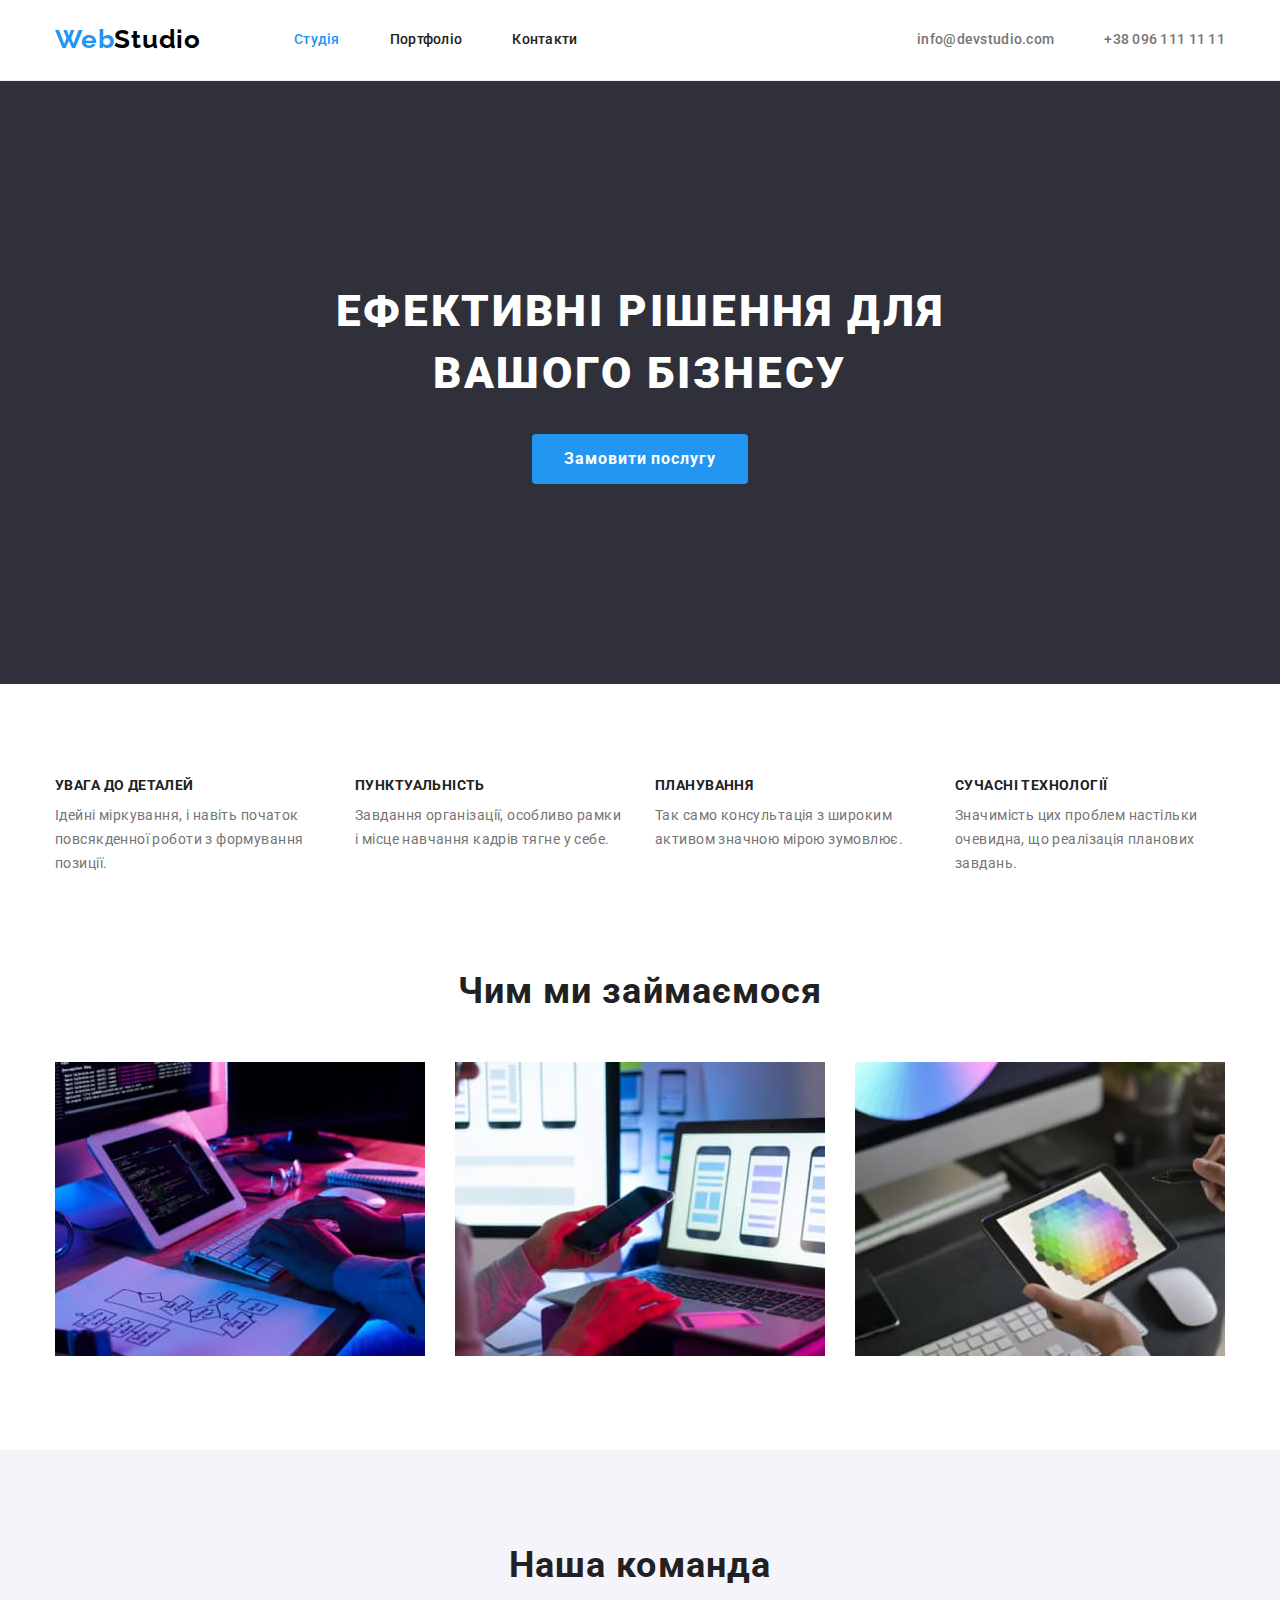
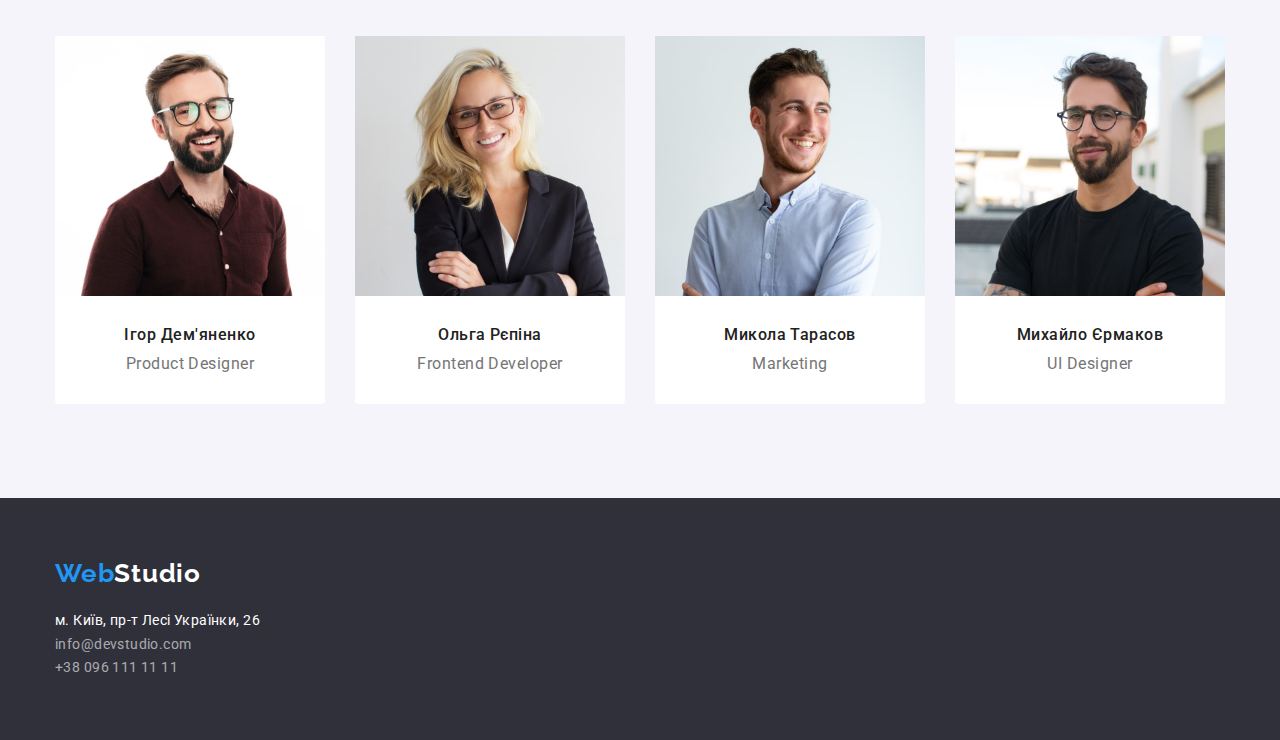
<file: index.html>
<!DOCTYPE html>
<html lang="uk">
  <head>
    <meta charset="UTF-8" />
    <meta http-equiv="X-UA-Compatible" content="IE=edge" />
    <meta name="viewport" content="width=device-width, initial-scale=1.0" />
    <title>WebStudio</title>
    <link rel="preconnect" href="https://fonts.googleapis.com" />
    <link rel="preconnect" href="https://fonts.gstatic.com" crossorigin />
    <link
      href="https://fonts.googleapis.com/css2?family=Raleway:wght@700&family=Roboto:wght@400;500;700;900&display=swap"
      rel="stylesheet"
    />
    <link
      rel="stylesheet"
      href="https://cdn.jsdelivr.net/npm/modern-normalize@1.1.0/modern-normalize.min.css"
    />
    <link rel="stylesheet" href="./styles/styles.css" />
  </head>
  <body>
    <!-- Шапка сайта -->
    <header class="main-header">
      <div class="container page-header-container">
        <nav class="page-navigation">
          <a lang="en" class="logo-header link" href="./index.html"
            ><span class="logo-header-web">Web</span>Studio</a
          >
          <ul class="menu list">
            <li class="menu-item">
              <a class="menu-link current link" href="#contacts">Студія</a>
            </li>
            <li class="menu-item">
              <a class="menu-link link" href="./portfolio.html">Портфоліо</a>
            </li>
            <li class="menu-item">
              <a class="menu-link link" href="#contacts">Контакти</a>
            </li>
          </ul>
        </nav>
        <ul class="contact list">
          <li class="contact-item">
            <a class="contact-mailto link" href="mailto:info@devstudio.com"
              >info@devstudio.com</a
            >
          </li>
          <li class="contact-item">
            <a class="contact-tel link" href="tel:+380961111111"
              >+38 096 111 11 11</a
            >
          </li>
        </ul>
      </div>
    </header>
    <main>
      <!-- Герой -->
      <section class="hero">
        <div class="container">
          <h1 class="main-title">
            Ефективні рішення для <br />
            вашого бізнесу
          </h1>
          <button class="btn button" type="button">Замовити послугу</button>
        </div>
      </section>

      <!-- Наші переваги -->
      <section class="benefits">
        <div class="container">
          <h2 class="title-second visually-hidden">Наші переваги</h2>
          <ul class="list benefits-list">
            <li class="benefits-item">
              <h3 class="benefits-title">УВАГА ДО ДЕТАЛЕЙ</h3>
              <p class="benefits-text">
                Ідейні міркування, і навіть початок повсякденної роботи з
                формування позиції.
              </p>
            </li>
            <li class="benefits-item">
              <h3 class="benefits-title">ПУНКТУАЛЬНІСТЬ</h3>
              <p class="benefits-text">
                Завдання організації, особливо рамки і місце навчання кадрів
                тягне у себе.
              </p>
            </li>
            <li class="benefits-item">
              <h3 class="benefits-title">ПЛАНУВАННЯ</h3>
              <p class="benefits-text">
                Так само консультація з широким активом значною мірою зумовлює.
              </p>
            </li>
            <li class="benefits-item">
              <h3 class="benefits-title">СУЧАСНІ ТЕХНОЛОГІЇ</h3>
              <p class="benefits-text">
                Значимість цих проблем настільки очевидна, що реалізація
                планових завдань.
              </p>
            </li>
          </ul>
        </div>
      </section>

      <!-- Чим ми займаємося -->
      <section class="what-do-we-do">
        <div class="container">
          <h2 class="title-second">Чим ми займаємося</h2>
          <ul class="list what-do-we-do-list">
            <li class="what-do-we-do- item">
              <img
                src="./images/img1.jpg"
                alt="Клавіатура"
                width="370"
                height="294"
              />
            </li>
            <li class="what-do-we-do- item">
              <img
                src="./images/img2.jpg"
                alt="Ноутбук"
                width="370"
                height="294"
              />
            </li>
            <li class="what-do-we-do- item">
              <img
                src="./images/img3.jpg"
                alt="Планшет"
                width="370"
                height="294"
              />
            </li>
          </ul>
        </div>
      </section>

      <!-- Наша команда -->
      <section class="our-team">
        <div class="container">
          <h2 class="title-second">Наша команда</h2>
          <ul class="our-team-list list">
            <li class="our-team-item">
              <img
                class="our-team-img"
                src="./images/photo1.jpg"
                alt="Ігор Дем'яненко"
                width="270"
                height="260"
              />
              <div class="our-team-box">
                <h3 class="our-team-title">Ігор Дем'яненко</h3>
                <p lang="en" class="our-team-text">Product Designer</p>
              </div>
            </li>
            <li class="our-team-item">
              <img
                class="our-team-img"
                src="./images/photo2.jpg"
                alt="Ольга Рєпіна"
                width="270"
                height="260"
              />
              <div class="our-team-box">
                <h3 class="our-team-title">Ольга Рєпіна</h3>
                <p lang="en" class="our-team-text">Frontend Developer</p>
              </div>
            </li>
            <li class="our-team-item">
              <img
                class="our-team-img"
                src="./images/photo3.jpg"
                alt="Микола Тарасов"
                width="270"
                height="260"
              />
              <div class="our-team-box">
                <h3 class="our-team-title">Микола Тарасов</h3>
                <p lang="en" class="our-team-text">Marketing</p>
              </div>
            </li>
            <li class="our-team-item">
              <img
                class="our-team-img"
                src="./images/photo4.jpg"
                alt="Михайло Єрмаков"
                width="270"
                height="260"
              />
              <div class="our-team-box">
                <h3 class="our-team-title">Михайло Єрмаков</h3>
                <p lang="en" class="our-team-text">UI Designer</p>
              </div>
            </li>
          </ul>
        </div>
      </section>
    </main>
    <!-- Футер -->
    <footer class="page-footer">
      <div class="container">
        <a lang="en" class="logo-footer link" href="./index.html"
          ><span class="logo-footer-web">Web</span>Studio</a
        >
        <address id="contacts">
          <ul class="contact-footer list">
            <li class="contact-item">
              <a
                class="contact-adress-footer link"
                href="https://goo.gl/maps/CPtrU1FHBa2aNyZL9"
                target="_blank"
                rel="noopener noreferrer nofollow"
                >м. Київ, пр-т Лесі Українки, 26</a
              >
            </li>
            <li class="contact-item">
              <a
                class="contact-mailto-footer link"
                href="mailto:info@devstudio.com"
                >info@devstudio.com</a
              >
            </li>
            <li class="contact-item">
              <a class="contact-tel-footer link" href="tel:+380961111111"
                >+38 096 111 11 11</a
              >
            </li>
          </ul>
        </address>
      </div>
    </footer>
  </body>
</html>
</file>
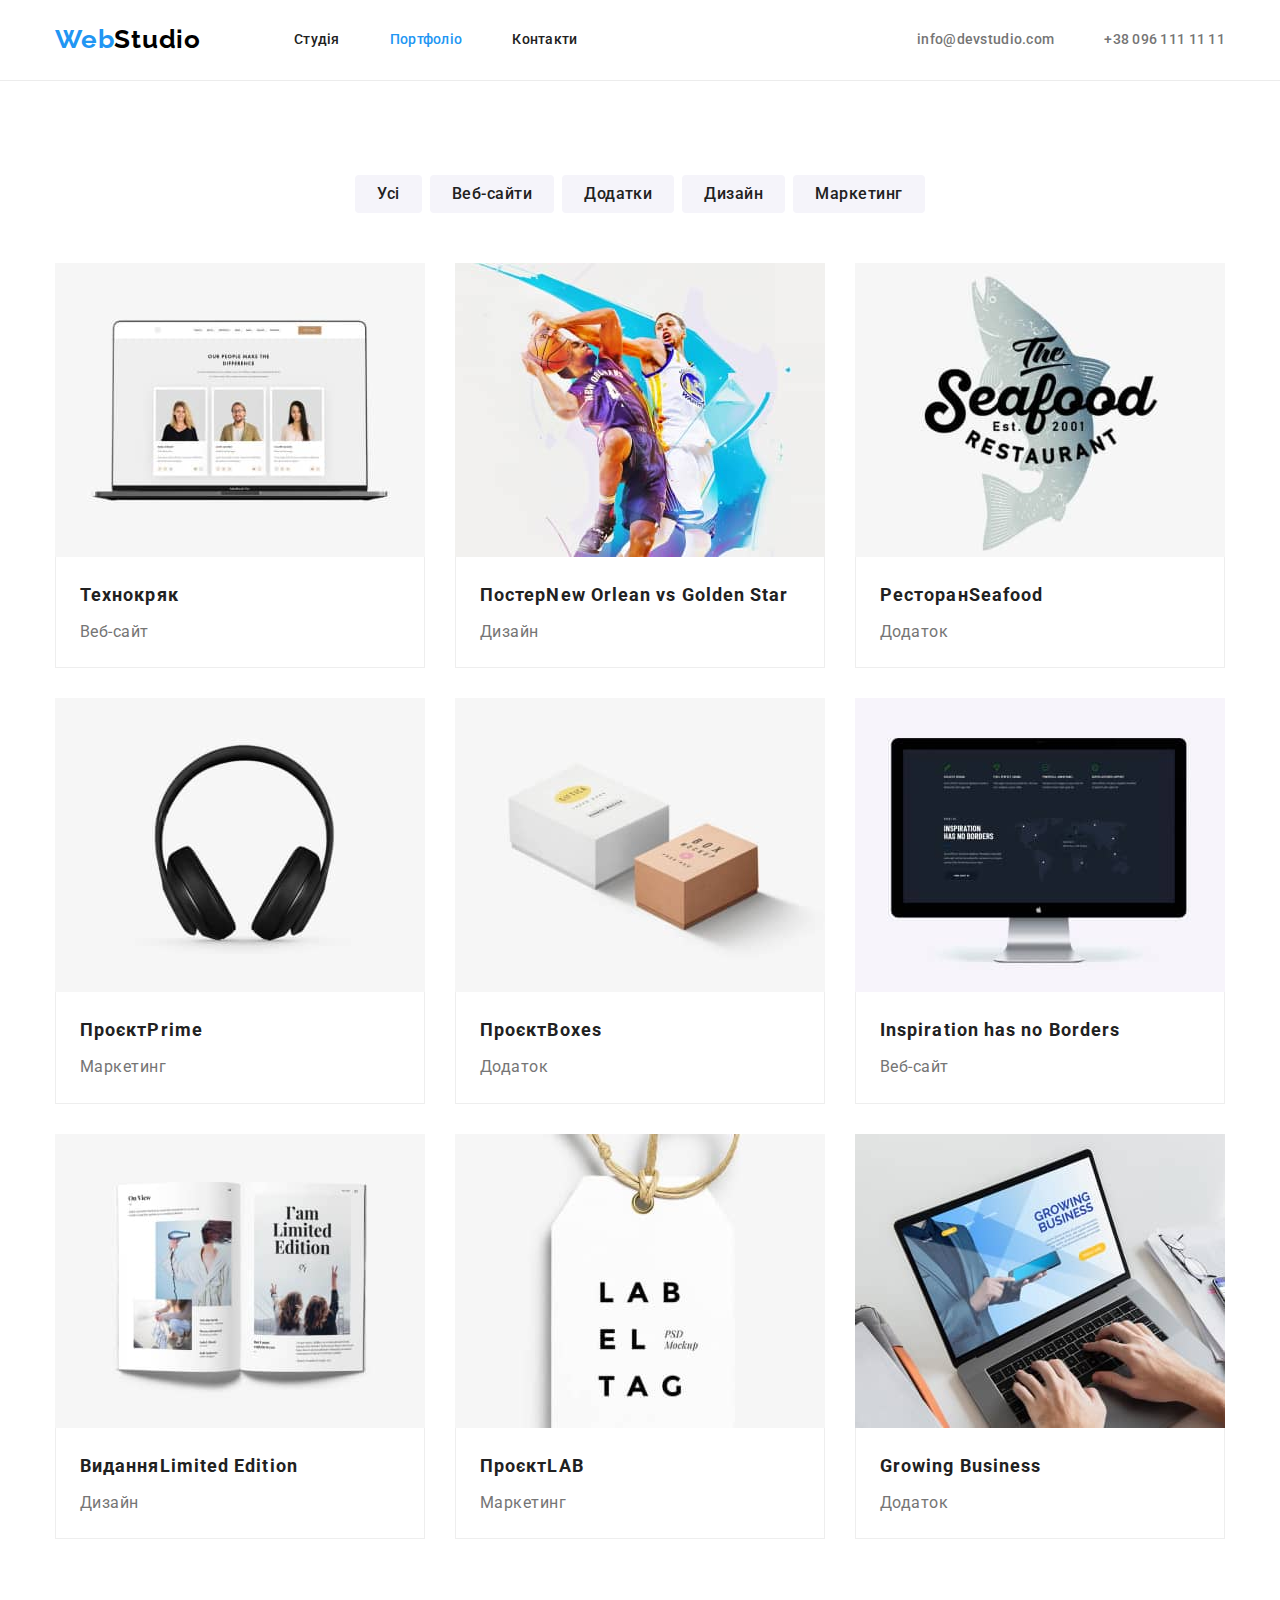
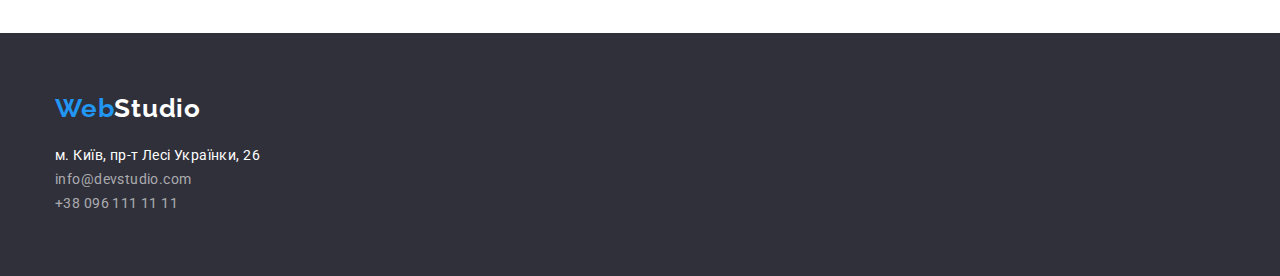
<file: portfolio.html>
<!DOCTYPE html>
<html lang="uk">
  <head>
    <meta charset="UTF-8" />
    <meta http-equiv="X-UA-Compatible" content="IE=edge" />
    <meta name="viewport" content="width=device-width, initial-scale=1.0" />
    <title>portfolio</title>
    <link rel="preconnect" href="https://fonts.googleapis.com" />
    <link rel="preconnect" href="https://fonts.gstatic.com" crossorigin />
    <link
      href="https://fonts.googleapis.com/css2?family=Raleway:wght@700&family=Roboto:wght@400;500;700;900&display=swap"
      rel="stylesheet"
    />
    <link
      rel="stylesheet"
      href="https://cdn.jsdelivr.net/npm/modern-normalize@1.1.0/modern-normalize.min.css"
    />
    <link rel="stylesheet" href="./styles/styles.css" />
  </head>
  <body>
    <!-- Шапка сайта -->
    <header class="main-header">
      <div class="container page-header-container">
        <nav class="page-navigation">
          <a lang="en" class="logo-header link" href="./index.html"
            ><span class="logo-header-web">Web</span>Studio</a
          >
          <ul class="menu list">
            <li class="menu-item">
              <a class="menu-link link" href="./index.html">Студія</a>
            </li>
            <li class="menu-item">
              <a class="menu-link current link" href="./portfolio.html"
                >Портфоліо</a
              >
            </li>
            <li class="menu-item">
              <a class="menu-link link" href="#contacts">Контакти</a>
            </li>
          </ul>
        </nav>
        <ul class="contact list">
          <li class="contact-item">
            <a class="contact-mailto link" href="mailto:info@devstudio.com"
              >info@devstudio.com</a
            >
          </li>
          <li class="contact-item">
            <a class="contact-tel link" href="tel:+380961111111"
              >+38 096 111 11 11</a
            >
          </li>
        </ul>
      </div>
    </header>
    <main>
      <section class="portfolio">
        <div class="container">
          <h1 class="visually-hidden">Портфоліо</h1>
          <ul class="menu-btn list">
            <li>
              <button class="btn-portfolio button" type="button">Усі</button>
            </li>
            <li>
              <button class="btn-portfolio button" type="button">
                Веб-сайти
              </button>
            </li>
            <li>
              <button class="btn-portfolio button" type="button">
                Додатки
              </button>
            </li>
            <li>
              <button class="btn-portfolio button" type="button">Дизайн</button>
            </li>
            <li>
              <button class="btn-portfolio button" type="button">
                Маркетинг
              </button>
            </li>
          </ul>
          <ul class="our-works list">
            <li class="our-works-item">
              <a class="our-works-link link" href=""
                ><img
                  class="portfolio-img"
                  src="./images/portfolio/portfolio1.jpg"
                  alt="Технокряк"
                  width="370"
                  height="294"
              /></a>
              <div class="portfolio-box">
                <h2 class="portfolio-title">Технокряк</h2>
                <p class="portfolio-text">Веб-сайт</p>
              </div>
            </li>
            <li class="our-works-item">
              <a class="our-works-link link" href="#">
                <img
                  class="portfolio-img"
                  src="./images/portfolio/portfolio2.jpg"
                  alt="Постер New Orlean vs Golden Star"
                  width="370"
                  height="294"
              /></a>
              <div class="portfolio-box">
                <h2 class="portfolio-title">
                  Постер<span lang="en">New Orlean vs Golden Star</span>
                </h2>
                <p class="portfolio-text">Дизайн</p>
              </div>
            </li>
            <li class="our-works-item">
              <a class="our-works-link link" href="#"
                ><img
                  class="portfolio-img"
                  src="./images/portfolio/portfolio3.jpg"
                  alt="Ресторан Seafood"
                  width="370"
                  height="294"
              /></a>
              <div class="portfolio-box">
                <h2 class="portfolio-title">
                  Ресторан<span lang="en">Seafood</span>
                </h2>
                <p class="portfolio-text">Додаток</p>
              </div>
            </li>
            <li class="our-works-item">
              <a class="our-works-link link" href="#"
                ><img
                  class="portfolio-img"
                  src="./images/portfolio/portfolio4.jpg"
                  alt="Проєкт Prime"
                  width="370"
                  height="294"
              /></a>
              <div class="portfolio-box">
                <h2 class="portfolio-title">
                  Проєкт<span lang="en">Prime</span>
                </h2>
                <p class="portfolio-text">Маркетинг</p>
              </div>
            </li>
            <li class="our-works-item">
              <a class="our-works-link link" href="#"
                ><img
                  class="portfolio-img"
                  src="./images/portfolio/portfolio5.jpg"
                  alt="Проєкт Boxes"
                  width="370"
                  height="294"
              /></a>
              <div class="portfolio-box">
                <h2 class="portfolio-title">
                  Проєкт<span lang="en">Boxes</span>
                </h2>
                <p class="portfolio-text">Додаток</p>
              </div>
            </li>
            <li class="our-works-item">
              <a class="our-works-link link" href="#"
                ><img
                  class="portfolio-img"
                  src="./images/portfolio/portfolio6.jpg"
                  alt="Inspiration has no Borders"
                  width="370"
                  height="294"
              /></a>
              <div class="portfolio-box">
                <h2 lang="en" class="portfolio-title">
                  Inspiration has no Borders
                </h2>
                <p class="portfolio-text">Веб-сайт</p>
              </div>
            </li>
            <li class="our-works-item">
              <a class="our-works-link link" href="#"
                ><img
                  class="portfolio-img"
                  src="./images/portfolio/portfolio7.jpg"
                  alt="Видання Limited Edition"
                  width="370"
                  height="294"
              /></a>
              <div class="portfolio-box">
                <h2 class="portfolio-title">
                  Видання<span lang="en">Limited Edition</span>
                </h2>
                <p class="portfolio-text">Дизайн</p>
              </div>
            </li>
            <li class="our-works-item">
              <a class="our-works-link link" href="#"
                ><img
                  class="portfolio-img"
                  src="./images/portfolio/portfolio8.jpg"
                  alt="Проєкт LAB"
                  width="370"
                  height="294"
              /></a>
              <div class="portfolio-box">
                <h2 class="portfolio-title">
                  Проєкт<span lang="en">LAB</span>
                </h2>
                <p class="portfolio-text">Маркетинг</p>
              </div>
            </li>
            <li class="our-works-item">
              <a class="our-works-link link" href="#"
                ><img
                  class="portfolio-img"
                  src="./images/portfolio/portfolio9.jpg"
                  alt="Growing Business"
                  width="370"
                  height="294"
              /></a>
              <div class="portfolio-box">
                <h2 lang="en" class="portfolio-title">Growing Business</h2>
                <p class="portfolio-text">Додаток</p>
              </div>
            </li>
          </ul>
        </div>
      </section>
    </main>
    <!-- Футер -->
    <footer class="page-footer">
      <div class="container">
        <a lang="en" class="logo-footer link" href="./index.html"
          ><span class="logo-footer-web">Web</span>Studio</a
        >
        <address id="contacts">
          <ul class="contact-footer list">
            <li class="contact-item">
              <a
                class="contact-adress-footer link"
                href="https://goo.gl/maps/CPtrU1FHBa2aNyZL9"
                target="_blank"
                rel="noopener noreferrer nofollow"
                >м. Київ, пр-т Лесі Українки, 26</a
              >
            </li>
            <li class="contact-item">
              <a
                class="contact-mailto-footer link"
                href="mailto:info@devstudio.com"
                >info@devstudio.com</a
              >
            </li>
            <li class="contact-item">
              <a class="contact-tel-footer link" href="tel:+380961111111"
                >+38 096 111 11 11</a
              >
            </li>
          </ul>
        </address>
      </div>
    </footer>
  </body>
</html>
</file>
<file: styles/styles.css>
:root {
  --primary-font: "Roboto", sans-serif;
  --secondary-font: "Raleway", sans-serif;
  --light-color: #ffffff;
  --accent-color: #2196f3;
  --dark-color: #212121;
  --color-logo-header: #000000;
  --background-color-hero: #2f303a;
  --text-color-lighter: #757575;
  --text-color-footer: rgba(255, 255, 255, 0.6);
  --background-color-footer: #2f303a;
  --background-color-btn-portfolio-our-tea: #f5f4fa;
}

h1,
h2,
h3,
h4,
p {
  margin-top: 0;
  margin-bottom: 0;
}

ul,
ol {
  margin-top: 0;
  margin-bottom: 0;
  padding-left: 0;
  list-style: none;
}

.link {
  text-decoration: none;
}

img {
  display: block;
  min-width: 100%;
  height: auto;
}

button {
  cursor: pointer;
}

body {
  font-family: var(--primary-font);
  color: var(--text-color-lighter);
  background-color: var(--light-color);
}

.container {
  width: 1200px;
  margin-left: auto;
  margin-right: auto;
  padding-left: 15px;
  padding-right: 15px;
}

section {
  padding-top: 94px;
  padding-bottom: 94px;
}

.title-second {
  font-weight: 700;
  font-size: 36px;
  line-height: 1.17;
  text-align: center;
  letter-spacing: 0.03em;
  color: var(--dark-color);

  margin-bottom: 50px;
}
/* ---Шапка сайта-- */

.main-header {
  padding-top: 24px;
  padding-bottom: 25px;
  border-bottom: 1px solid #ececec;
}

.page-header-container {
  display: flex;
  align-items: center;
  justify-content: space-between;
}

.page-navigation {
  display: flex;
  align-items: center;
}

.logo-header {
  font-family: var(--secondary-font);
  font-weight: 700;
  font-size: 26px;
  line-height: 1.2;
  letter-spacing: 0.03em;
  color: var(--color-logo-header);

  margin-right: 93px;
}

.logo-header-web {
  color: var(--accent-color);
}

.menu {
  display: flex;
  column-gap: 50px;
}

.menu-link {
  font-weight: 500;
  font-size: 14px;
  line-height: 1.14;
  letter-spacing: 0.02em;
  color: var(--dark-color);
}

.menu-link:hover,
.menu-link:focus {
  color: var(--accent-color);
}

.menu .menu-link.current {
  color: var(--accent-color);
}

.contact {
  display: flex;
  align-items: center;
}

.contact-mailto {
  margin-left: auto;
  margin-right: 50px;
}
.contact-tel {
  margin-left: 0;
  margin-right: 0;
}
.contact-mailto,
.contact-tel {
  font-weight: 500;
  font-size: 14px;
  line-height: 1.14;
  letter-spacing: 0.02em;
  color: var(--text-color-lighter);
}

.contact-mailto:hover,
.contact-tel:hover,
.contact-mailto:focus,
.contact-tel:focus {
  color: var(--accent-color);
}

/* --Герой- */
.hero {
  background-color: var(--background-color-hero);
  text-align: center;
  padding-top: 200px;
  padding-bottom: 200px;
}

.main-title {
  font-weight: 900;
  font-size: 44px;
  line-height: 1.4;
  letter-spacing: 0.06em;
  text-transform: uppercase;
  color: var(--light-color);

  margin-bottom: 30px;
}
.btn {
  background-color: var(--accent-color);
  font-weight: 700;
  font-size: 16px;
  line-height: 1.9;
  letter-spacing: 0.06em;
  color: var(--light-color);

  width: 216px;
  height: 50px;
  border-radius: 4px;
  border-color: transparent;
}
.btn:hover,
.btn:focus {
  background-color: #188ce8;
}

/* -- Наші переваги -- */

.visually-hidden {
  position: absolute;
  white-space: nowrap;
  width: 1px;
  height: 1px;
  overflow: hidden;
  border: 0;
  padding: 0;
  clip: rect(0 0 0 0);
  clip-path: inset(50%);
  margin: -1px;
}

.benefits-list {
  display: flex;
  column-gap: 30px;
}

.benefits-item {
  flex-basis: calc((100% - 90px) / 4);
}

.benefits-title {
  font-weight: 700;
  font-size: 14px;
  line-height: 1.14;
  letter-spacing: 0.03em;
  text-transform: uppercase;
  color: var(--dark-color);

  margin-bottom: 10px;
}

.benefits-text {
  font-size: 14px;
  line-height: 1.7;
  letter-spacing: 0.03em;
}

/* -- Чим ми займаємося -- */
.what-do-we-do {
  padding-top: 0;
}

.what-do-we-do-list {
  display: flex;
  column-gap: 30px;
}

.what-do-we-do- item {
  flex-basis: calc((100% - 60px) / 3);
}

/* -- Наша команда -- */

.our-team {
  background-color: var(--background-color-btn-portfolio-our-tea);
}

.our-team-list {
  display: flex;
  column-gap: 30px;
}

.our-team-item {
  background-color: var(--light-color);

  flex-basis: calc((100% - 90px) / 4);

  border-radius: 4px;
  border-color: transparent;
}

.our-team-box {
  padding-top: 30px;
  padding-bottom: 30px;
  width: 270px;
}
.our-team-title {
  font-weight: 500;
  font-size: 16px;
  line-height: 1.18;
  text-align: center;
  letter-spacing: 0.03em;
  color: var(--dark-color);

  margin-bottom: 10px;
}

.our-team-text {
  font-size: 16px;
  line-height: 1.18;
  text-align: center;
  letter-spacing: 0.03em;
}

/* -- Футер -- */
.page-footer {
  background-color: var(--background-color-footer);
  padding-top: 60px;
  padding-bottom: 60px;
}

.logo-footer {
  font-family: var(--secondary-font);
  font-weight: 700;
  font-size: 26px;
  line-height: 1.2;
  letter-spacing: 0.03em;
  color: var(--light-color);

  
}

.logo-footer-web {
  color: var(--accent-color);
}

.contact-footer { margin-top: 20px;}

.contact-adress-footer {
  font-style: normal;
  font-size: 14px;
  line-height: 1.7;
  letter-spacing: 0.03em;
  color: var(--light-color);

  margin-bottom: 9px;
}

.contact-mailto-footer {
  margin-bottom: 9px;
}

.contact-mailto-footer,
.contact-tel-footer {
  font-style: normal;
  font-size: 14px;
  line-height: 1.7;
  letter-spacing: 0.03em;
  color: var(--text-color-footer);
}

.contact-mailto-footer:hover,
.contact-tel-footer:hover,
.contact-adress-footer:hover,
.contact-mailto-footer:focus,
.contact-tel-footer:focus,
.contact-adress-footer:focus {
  color: var(--accent-color);
}

/* ----portfolio--- */

.menu-btn {
  display: flex;
  column-gap: 8px;
  justify-content: center;
}
.btn-portfolio {
  font-weight: 500;
  font-size: 16px;
  line-height: 1.6;
  text-align: center;
  letter-spacing: 0.03em;
  color: var(--dark-color);
  background-color: var(--background-color-btn-portfolio-our-tea);

  border: none;
  border-radius: 4px;
  padding: 6px 22px;
  margin-bottom: 50px;
}
.btn-portfolio:hover,
.btn-portfolio:focus {
  color: var(--light-color);
  background-color: var(--accent-color);
}

.our-works {
  display: flex;
  flex-wrap: wrap;
  gap: 30px;
}

.our-works-item {
  flex-basis: calc((100% - 60px) / 3);
}

.portfolio-box {
  padding: 20px 24px;
  border: 1px solid #eeeeee;
  border-top: none;
}
.portfolio-title {
  font-weight: 700;
  font-size: 18px;
  line-height: 2;
  letter-spacing: 0.06em;
  color: var(--dark-color);
  margin-bottom: 4px;
}
.portfolio-text {
  font-size: 16px;
  line-height: 1.9;
  letter-spacing: 0.03em;
}
</file>
